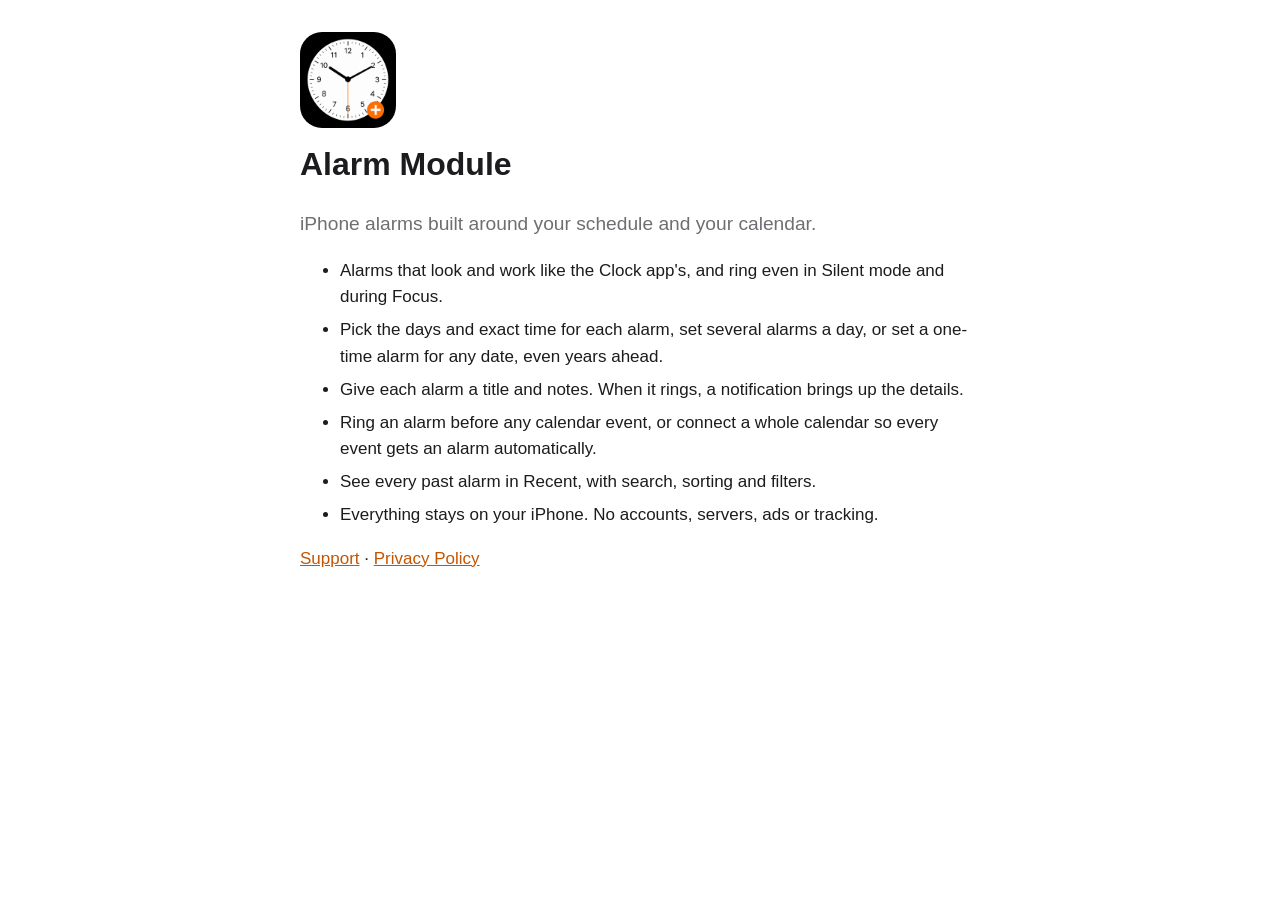
<file: index.html>
<!doctype html>
<html lang="en">
<head>
<meta charset="utf-8">
<meta name="viewport" content="width=device-width, initial-scale=1">
<title>Alarm Module</title>
<link rel="stylesheet" href="style.css">
<link rel="icon" href="icon.png">
</head>
<body>
<main>
<img class="icon" src="icon.png" alt="">
<h1>Alarm Module</h1>
<p class="lead">iPhone alarms built around your schedule and your calendar.</p>
<ul>
  <li>Alarms that look and work like the Clock app's, and ring even in Silent mode and during Focus.</li>
  <li>Pick the days and exact time for each alarm, set several alarms a day, or set a one-time alarm for any date, even years ahead.</li>
  <li>Give each alarm a title and notes. When it rings, a notification brings up the details.</li>
  <li>Ring an alarm before any calendar event, or connect a whole calendar so every event gets an alarm automatically.</li>
  <li>See every past alarm in Recent, with search, sorting and filters.</li>
  <li>Everything stays on your iPhone. No accounts, servers, ads or tracking.</li>
</ul>
<p><a href="support.html">Support</a> · <a href="privacy.html">Privacy Policy</a></p>
</main>
</body>
</html>
</file>
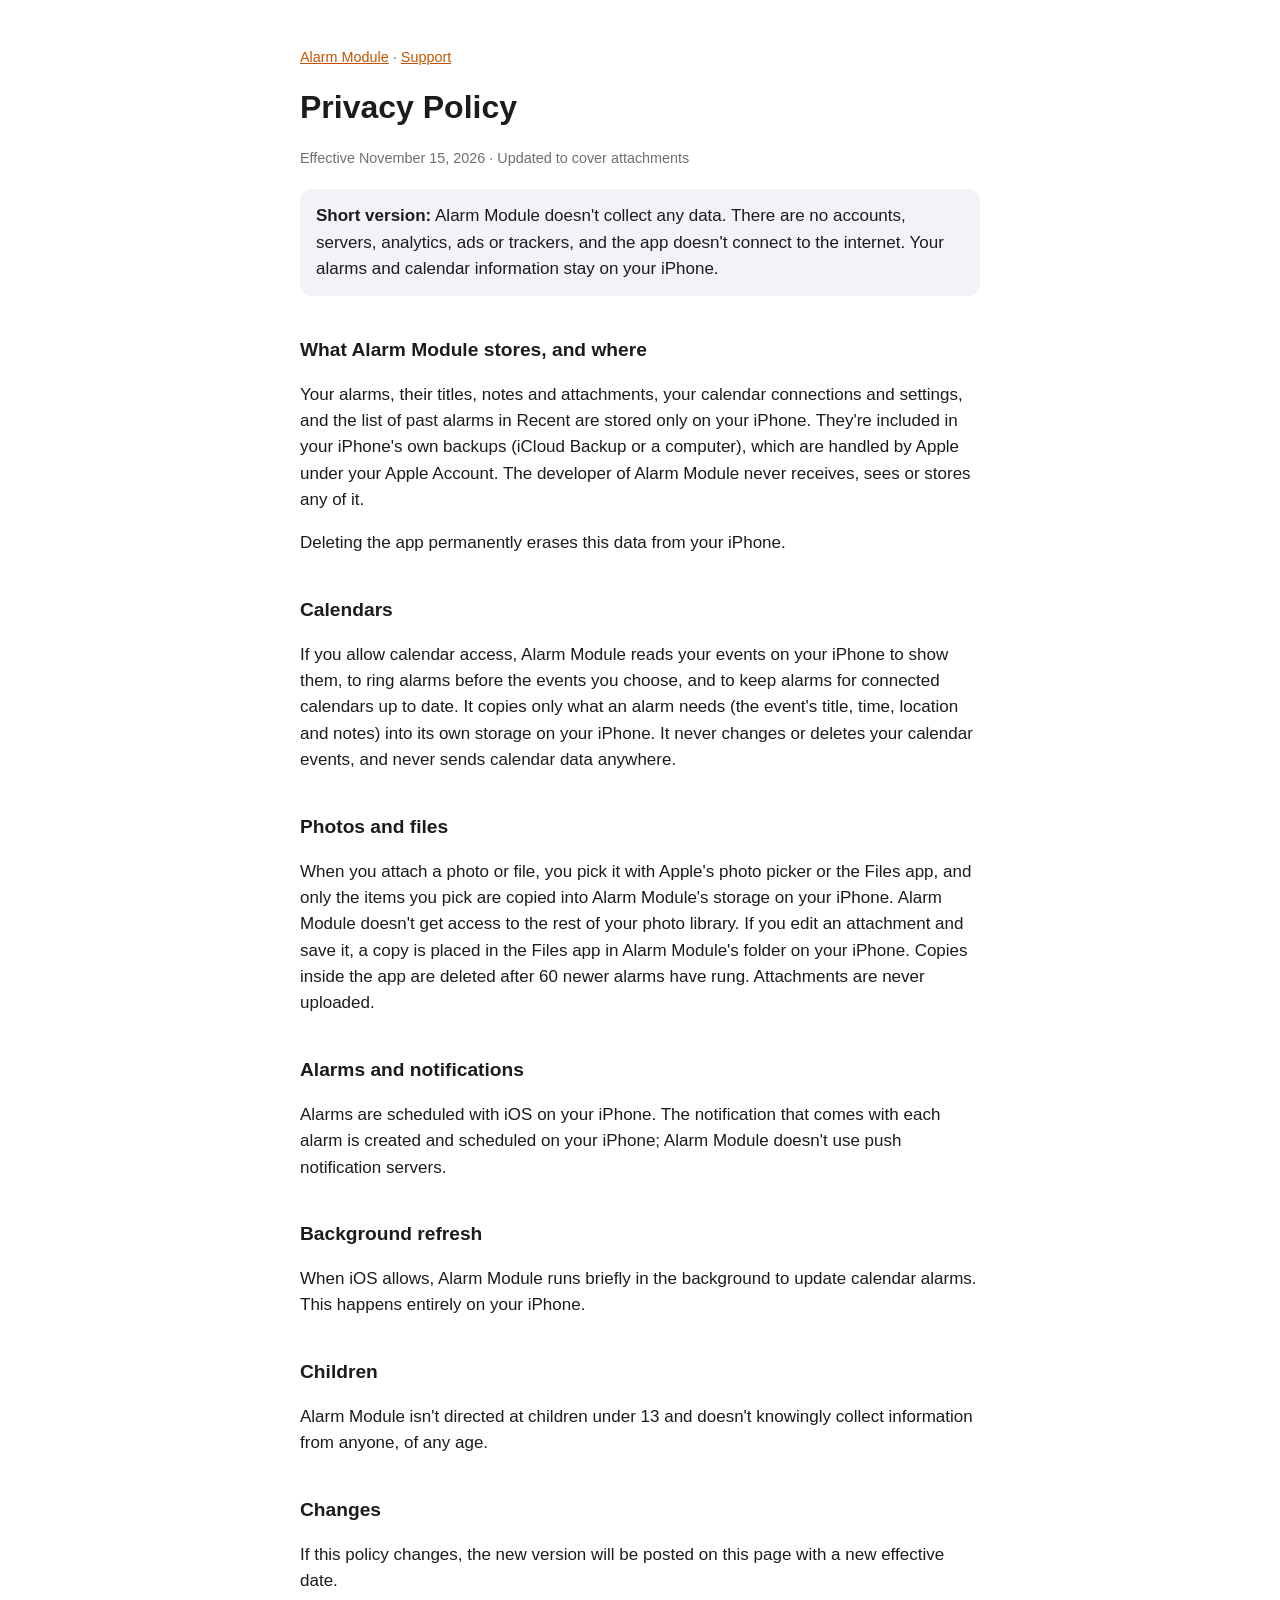
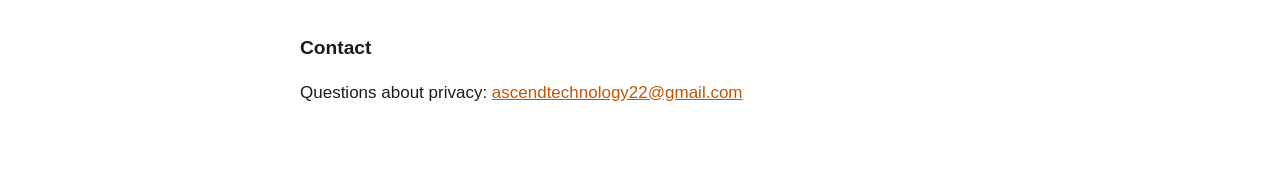
<file: privacy.html>
<!doctype html>
<html lang="en">
<head>
<meta charset="utf-8">
<meta name="viewport" content="width=device-width, initial-scale=1">
<title>Alarm Module Privacy Policy</title>
<link rel="stylesheet" href="style.css">
<link rel="icon" href="icon.png">
</head>
<body>
<main>
<p class="nav"><a href="index.html">Alarm Module</a> · <a href="support.html">Support</a></p>
<h1>Privacy Policy</h1>
<p class="muted">Effective November 15, 2026 · Updated to cover attachments</p>

<div class="callout">
  <strong>Short version:</strong> Alarm Module doesn't collect any data. There are no accounts, servers,
  analytics, ads or trackers, and the app doesn't connect to the internet. Your alarms and calendar
  information stay on your iPhone.
</div>

<h2>What Alarm Module stores, and where</h2>
<p>Your alarms, their titles, notes and attachments, your calendar connections and settings, and the list of
past alarms in Recent are stored only on your iPhone. They're included in your iPhone's own backups (iCloud Backup or a
computer), which are handled by Apple under your Apple Account. The developer of Alarm Module never receives,
sees or stores any of it.</p>
<p>Deleting the app permanently erases this data from your iPhone.</p>

<h2>Calendars</h2>
<p>If you allow calendar access, Alarm Module reads your events on your iPhone to show them, to ring alarms before
the events you choose, and to keep alarms for connected calendars up to date. It copies only what an alarm needs
(the event's title, time, location and notes) into its own storage on your iPhone. It never changes or deletes
your calendar events, and never sends calendar data anywhere.</p>

<h2>Photos and files</h2>
<p>When you attach a photo or file, you pick it with Apple's photo picker or the Files app, and only the items you
pick are copied into Alarm Module's storage on your iPhone. Alarm Module doesn't get access to the rest of your photo
library. If you edit an attachment and save it, a copy is placed in the Files app in Alarm Module's folder on your
iPhone. Copies inside the app are deleted after 60 newer alarms have rung. Attachments are never uploaded.</p>

<h2>Alarms and notifications</h2>
<p>Alarms are scheduled with iOS on your iPhone. The notification that comes with each alarm is created and
scheduled on your iPhone; Alarm Module doesn't use push notification servers.</p>

<h2>Background refresh</h2>
<p>When iOS allows, Alarm Module runs briefly in the background to update calendar alarms. This happens entirely
on your iPhone.</p>

<h2>Children</h2>
<p>Alarm Module isn't directed at children under 13 and doesn't knowingly collect information from anyone, of any age.</p>

<h2>Changes</h2>
<p>If this policy changes, the new version will be posted on this page with a new effective date.</p>

<h2>Contact</h2>
<p>Questions about privacy: <a href="mailto:ascendtechnology22@gmail.com">ascendtechnology22@gmail.com</a></p>
</main>
</body>
</html>
</file>
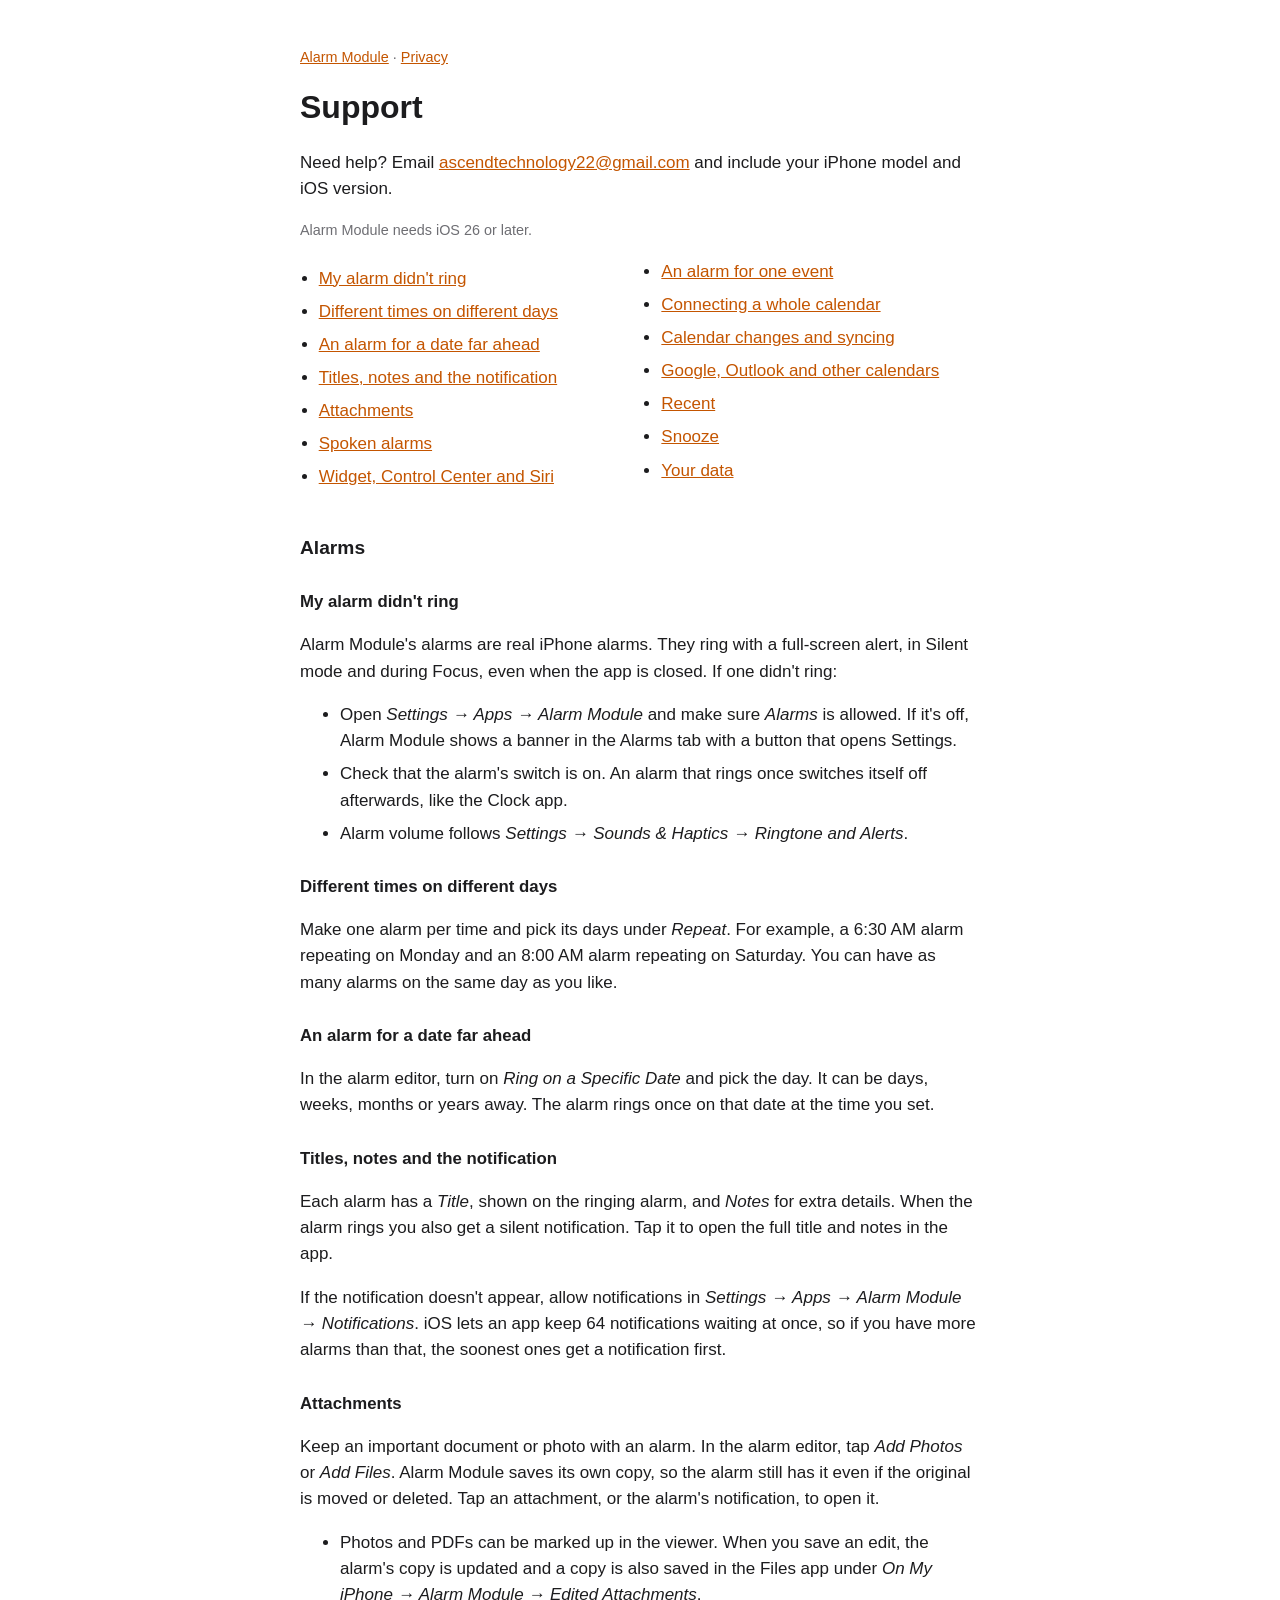
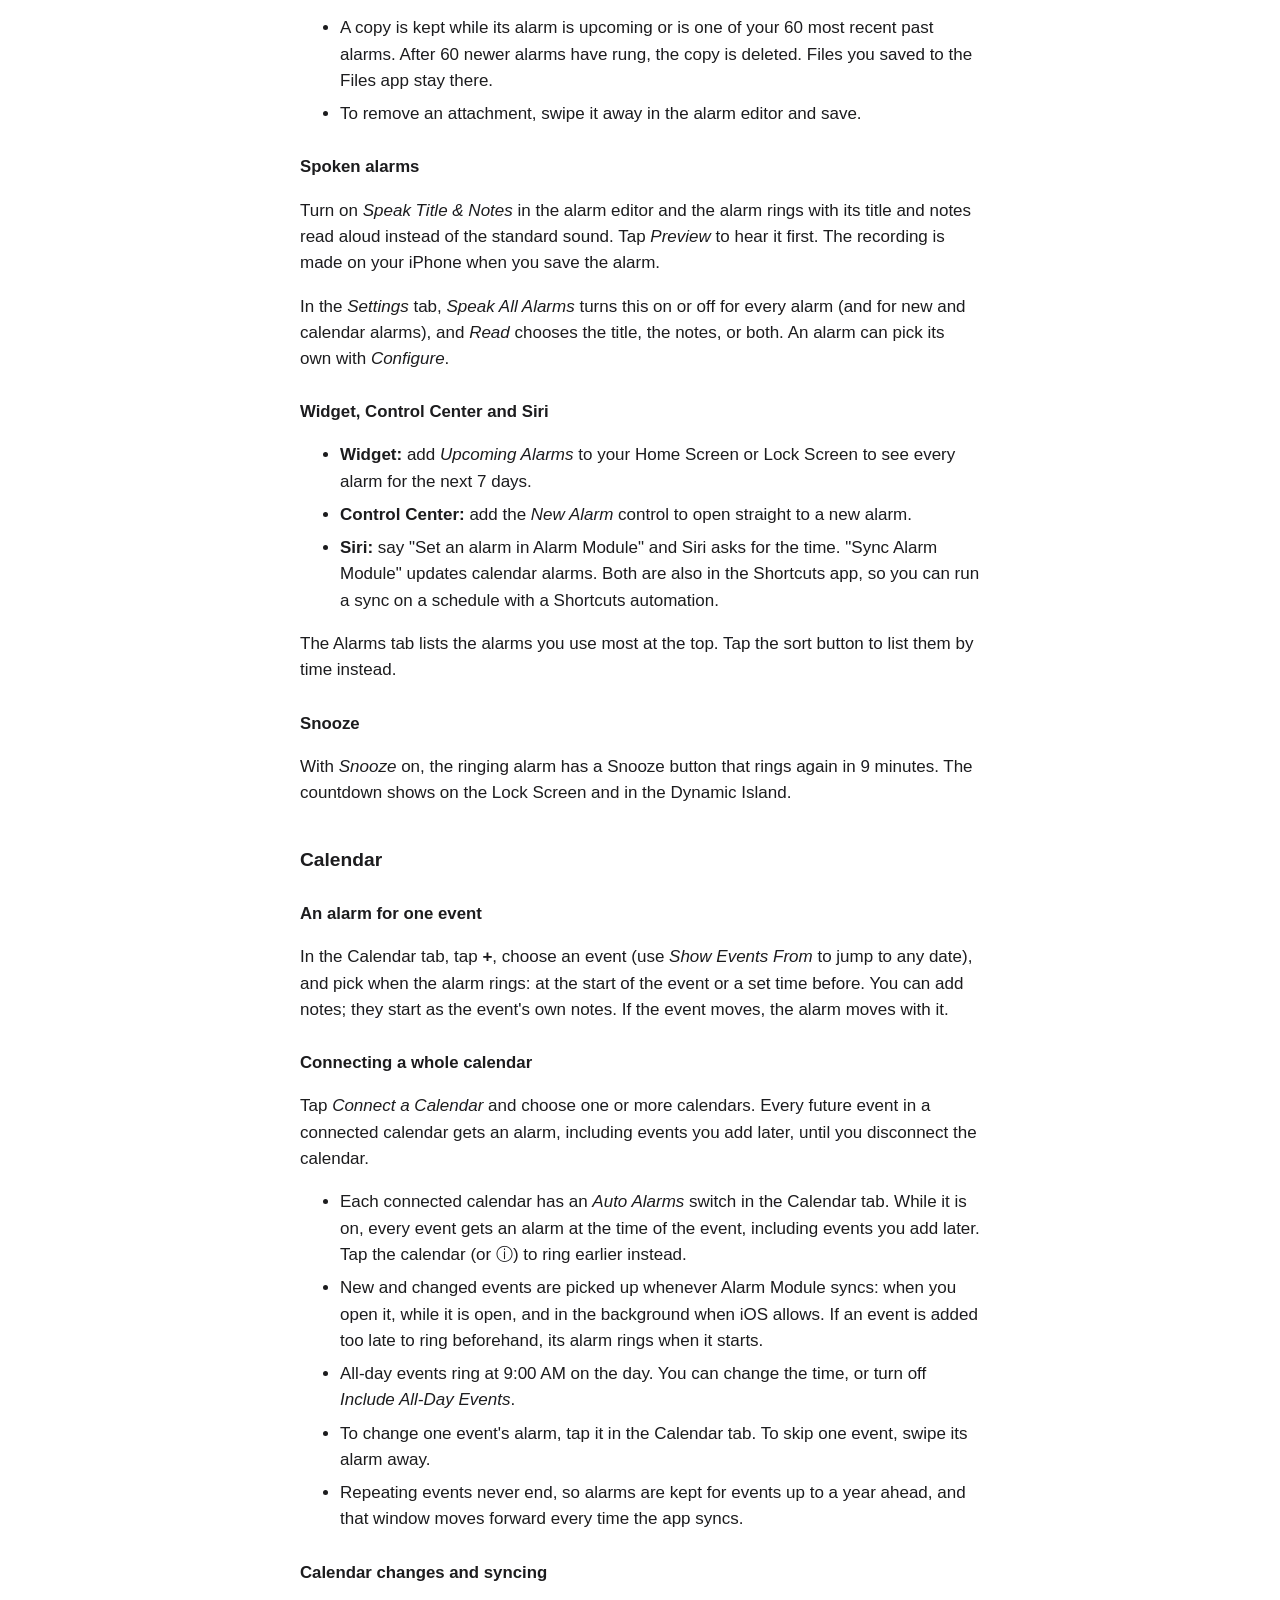
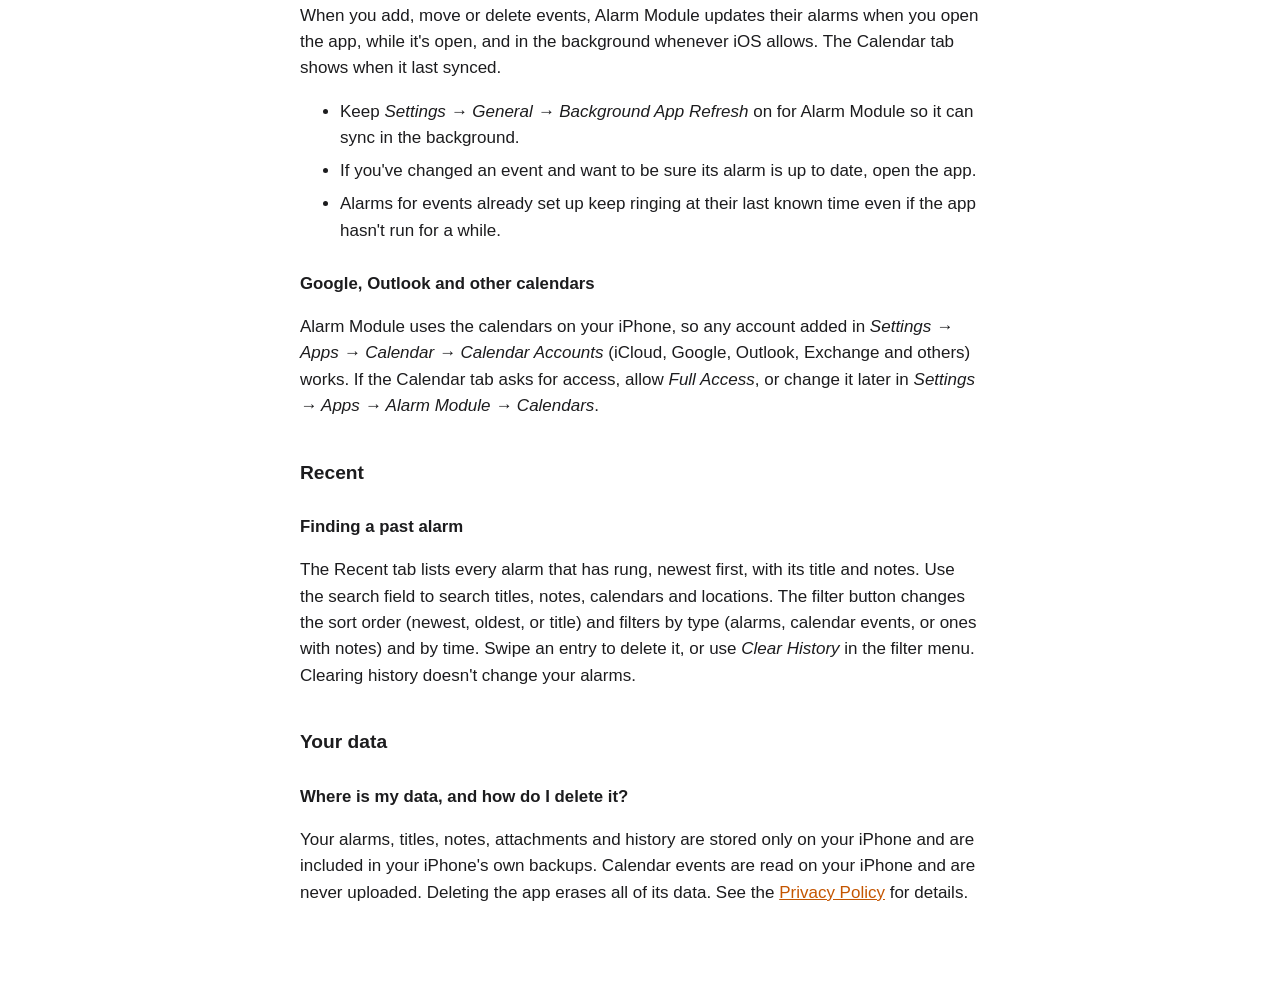
<file: support.html>
<!doctype html>
<html lang="en">
<head>
<meta charset="utf-8">
<meta name="viewport" content="width=device-width, initial-scale=1">
<title>Alarm Module Support</title>
<link rel="stylesheet" href="style.css">
<link rel="icon" href="icon.png">
</head>
<body>
<main>
<p class="nav"><a href="index.html">Alarm Module</a> · <a href="privacy.html">Privacy</a></p>
<h1>Support</h1>
<p>Need help? Email <a href="mailto:ascendtechnology22@gmail.com">ascendtechnology22@gmail.com</a> and include your iPhone model and iOS version.</p>
<p class="muted">Alarm Module needs iOS 26 or later.</p>

<ul class="toc">
  <li><a href="#rings">My alarm didn't ring</a></li>
  <li><a href="#days">Different times on different days</a></li>
  <li><a href="#date">An alarm for a date far ahead</a></li>
  <li><a href="#notes">Titles, notes and the notification</a></li>
  <li><a href="#attachments">Attachments</a></li>
  <li><a href="#spoken">Spoken alarms</a></li>
  <li><a href="#widget">Widget, Control Center and Siri</a></li>
  <li><a href="#event">An alarm for one event</a></li>
  <li><a href="#calendar">Connecting a whole calendar</a></li>
  <li><a href="#sync">Calendar changes and syncing</a></li>
  <li><a href="#other-calendars">Google, Outlook and other calendars</a></li>
  <li><a href="#recent">Recent</a></li>
  <li><a href="#snooze">Snooze</a></li>
  <li><a href="#data">Your data</a></li>
</ul>

<h2>Alarms</h2>

<h3 id="rings">My alarm didn't ring</h3>
<p>Alarm Module's alarms are real iPhone alarms. They ring with a full-screen alert, in Silent mode and during
Focus, even when the app is closed. If one didn't ring:</p>
<ul>
  <li>Open <em>Settings → Apps → Alarm Module</em> and make sure <em>Alarms</em> is allowed. If it's off,
    Alarm Module shows a banner in the Alarms tab with a button that opens Settings.</li>
  <li>Check that the alarm's switch is on. An alarm that rings once switches itself off afterwards, like the Clock app.</li>
  <li>Alarm volume follows <em>Settings → Sounds &amp; Haptics → Ringtone and Alerts</em>.</li>
</ul>

<h3 id="days">Different times on different days</h3>
<p>Make one alarm per time and pick its days under <em>Repeat</em>. For example, a 6:30 AM alarm repeating on
Monday and an 8:00 AM alarm repeating on Saturday. You can have as many alarms on the same day as you like.</p>

<h3 id="date">An alarm for a date far ahead</h3>
<p>In the alarm editor, turn on <em>Ring on a Specific Date</em> and pick the day. It can be days, weeks, months
or years away. The alarm rings once on that date at the time you set.</p>

<h3 id="notes">Titles, notes and the notification</h3>
<p>Each alarm has a <em>Title</em>, shown on the ringing alarm, and <em>Notes</em> for extra details. When the
alarm rings you also get a silent notification. Tap it to open the full title and notes in the app.</p>
<p>If the notification doesn't appear, allow notifications in <em>Settings → Apps → Alarm Module → Notifications</em>.
iOS lets an app keep 64 notifications waiting at once, so if you have more alarms than that, the soonest ones get a
notification first.</p>

<h3 id="attachments">Attachments</h3>
<p>Keep an important document or photo with an alarm. In the alarm editor, tap <em>Add Photos</em> or
<em>Add Files</em>. Alarm Module saves its own copy, so the alarm still has it even if the original is moved or
deleted. Tap an attachment, or the alarm's notification, to open it.</p>
<ul>
  <li>Photos and PDFs can be marked up in the viewer. When you save an edit, the alarm's copy is updated and a copy
    is also saved in the Files app under <em>On My iPhone → Alarm Module → Edited Attachments</em>.</li>
  <li>A copy is kept while its alarm is upcoming or is one of your 60 most recent past alarms. After 60 newer alarms
    have rung, the copy is deleted. Files you saved to the Files app stay there.</li>
  <li>To remove an attachment, swipe it away in the alarm editor and save.</li>
</ul>

<h3 id="spoken">Spoken alarms</h3>
<p>Turn on <em>Speak Title &amp; Notes</em> in the alarm editor and the alarm rings with its title and notes read aloud
instead of the standard sound. Tap <em>Preview</em> to hear it first. The recording is made on your iPhone when you
save the alarm.</p>
<p>In the <em>Settings</em> tab, <em>Speak All Alarms</em> turns this on or off for every alarm (and for new and calendar alarms), and <em>Read</em> chooses the title, the notes, or both. An alarm can pick its own with <em>Configure</em>.</p>

<h3 id="widget">Widget, Control Center and Siri</h3>
<ul>
  <li><strong>Widget:</strong> add <em>Upcoming Alarms</em> to your Home Screen or Lock Screen to see every alarm for the next 7 days.</li>
  <li><strong>Control Center:</strong> add the <em>New Alarm</em> control to open straight to a new alarm.</li>
  <li><strong>Siri:</strong> say "Set an alarm in Alarm Module" and Siri asks for the time. "Sync Alarm Module" updates calendar alarms.
    Both are also in the Shortcuts app, so you can run a sync on a schedule with a Shortcuts automation.</li>
</ul>
<p>The Alarms tab lists the alarms you use most at the top. Tap the sort button to list them by time instead.</p>

<h3 id="snooze">Snooze</h3>
<p>With <em>Snooze</em> on, the ringing alarm has a Snooze button that rings again in 9 minutes. The countdown shows
on the Lock Screen and in the Dynamic Island.</p>

<h2>Calendar</h2>

<h3 id="event">An alarm for one event</h3>
<p>In the Calendar tab, tap <strong>+</strong>, choose an event (use <em>Show Events From</em> to jump to any date),
and pick when the alarm rings: at the start of the event or a set time before. You can add notes; they start as
the event's own notes. If the event moves, the alarm moves with it.</p>

<h3 id="calendar">Connecting a whole calendar</h3>
<p>Tap <em>Connect a Calendar</em> and choose one or more calendars. Every future event in a connected calendar gets
an alarm, including events you add later, until you disconnect the calendar.</p>
<ul>
  <li>Each connected calendar has an <em>Auto Alarms</em> switch in the Calendar tab. While it is on, every event gets an alarm at the time of the event, including events you add later. Tap the calendar (or ⓘ) to ring earlier instead.</li>
  <li>New and changed events are picked up whenever Alarm Module syncs: when you open it, while it is open, and in the background when iOS allows. If an event is added too late to ring beforehand, its alarm rings when it starts.</li>
  <li>All-day events ring at 9:00 AM on the day. You can change the time, or turn off <em>Include All-Day Events</em>.</li>
  <li>To change one event's alarm, tap it in the Calendar tab. To skip one event, swipe its alarm away.</li>
  <li>Repeating events never end, so alarms are kept for events up to a year ahead, and that window moves forward every time the app syncs.</li>
</ul>

<h3 id="sync">Calendar changes and syncing</h3>
<p>When you add, move or delete events, Alarm Module updates their alarms when you open the app, while it's open,
and in the background whenever iOS allows. The Calendar tab shows when it last synced.</p>
<ul>
  <li>Keep <em>Settings → General → Background App Refresh</em> on for Alarm Module so it can sync in the background.</li>
  <li>If you've changed an event and want to be sure its alarm is up to date, open the app.</li>
  <li>Alarms for events already set up keep ringing at their last known time even if the app hasn't run for a while.</li>
</ul>

<h3 id="other-calendars">Google, Outlook and other calendars</h3>
<p>Alarm Module uses the calendars on your iPhone, so any account added in <em>Settings → Apps → Calendar → Calendar
Accounts</em> (iCloud, Google, Outlook, Exchange and others) works. If the Calendar tab asks for access, allow
<em>Full Access</em>, or change it later in <em>Settings → Apps → Alarm Module → Calendars</em>.</p>

<h2>Recent</h2>
<h3 id="recent">Finding a past alarm</h3>
<p>The Recent tab lists every alarm that has rung, newest first, with its title and notes. Use the search field to
search titles, notes, calendars and locations. The filter button changes the sort order (newest, oldest, or title)
and filters by type (alarms, calendar events, or ones with notes) and by time. Swipe an entry to delete it, or use
<em>Clear History</em> in the filter menu. Clearing history doesn't change your alarms.</p>

<h2>Your data</h2>
<h3 id="data">Where is my data, and how do I delete it?</h3>
<p>Your alarms, titles, notes, attachments and history are stored only on your iPhone and are included in your iPhone's own
backups. Calendar events are read on your iPhone and are never uploaded. Deleting the app erases all of its data.
See the <a href="privacy.html">Privacy Policy</a> for details.</p>
</main>
</body>
</html>
</file>
<file: style.css>
:root {
  color-scheme: light dark;
  --text: #1c1c1e;
  --muted: #6e6e73;
  --bg: #ffffff;
  --panel: #f2f2f7;
  --accent: #c45500;
}
@media (prefers-color-scheme: dark) {
  :root {
    --text: #f2f2f7;
    --muted: #a1a1a6;
    --bg: #000000;
    --panel: #1c1c1e;
    --accent: #ff9f0a;
  }
}
body {
  margin: 0;
  background: var(--bg);
  color: var(--text);
  font: 17px/1.55 -apple-system, BlinkMacSystemFont, "Segoe UI", Roboto, sans-serif;
}
main {
  max-width: 680px;
  margin: 0 auto;
  padding: 32px 16px 64px;
}
h1 { font-size: 2rem; margin: 0.2em 0; }
h2 { font-size: 1.2rem; margin-top: 2em; }
h3 { font-size: 1.05rem; margin: 1.6em 0 0.3em; }
a { color: var(--accent); }
.nav, .muted { color: var(--muted); font-size: 0.9rem; }
.lead { font-size: 1.2rem; color: var(--muted); }
.icon { width: 96px; height: 96px; border-radius: 22px; display: block; margin-bottom: 12px; }
.callout {
  background: var(--panel);
  border-radius: 12px;
  padding: 14px 16px;
  margin: 20px 0;
}
.toc { columns: 2; column-gap: 24px; padding-left: 1.1em; }
@media (max-width: 520px) { .toc { columns: 1; } }
li { margin: 0.4em 0; }
</file>
